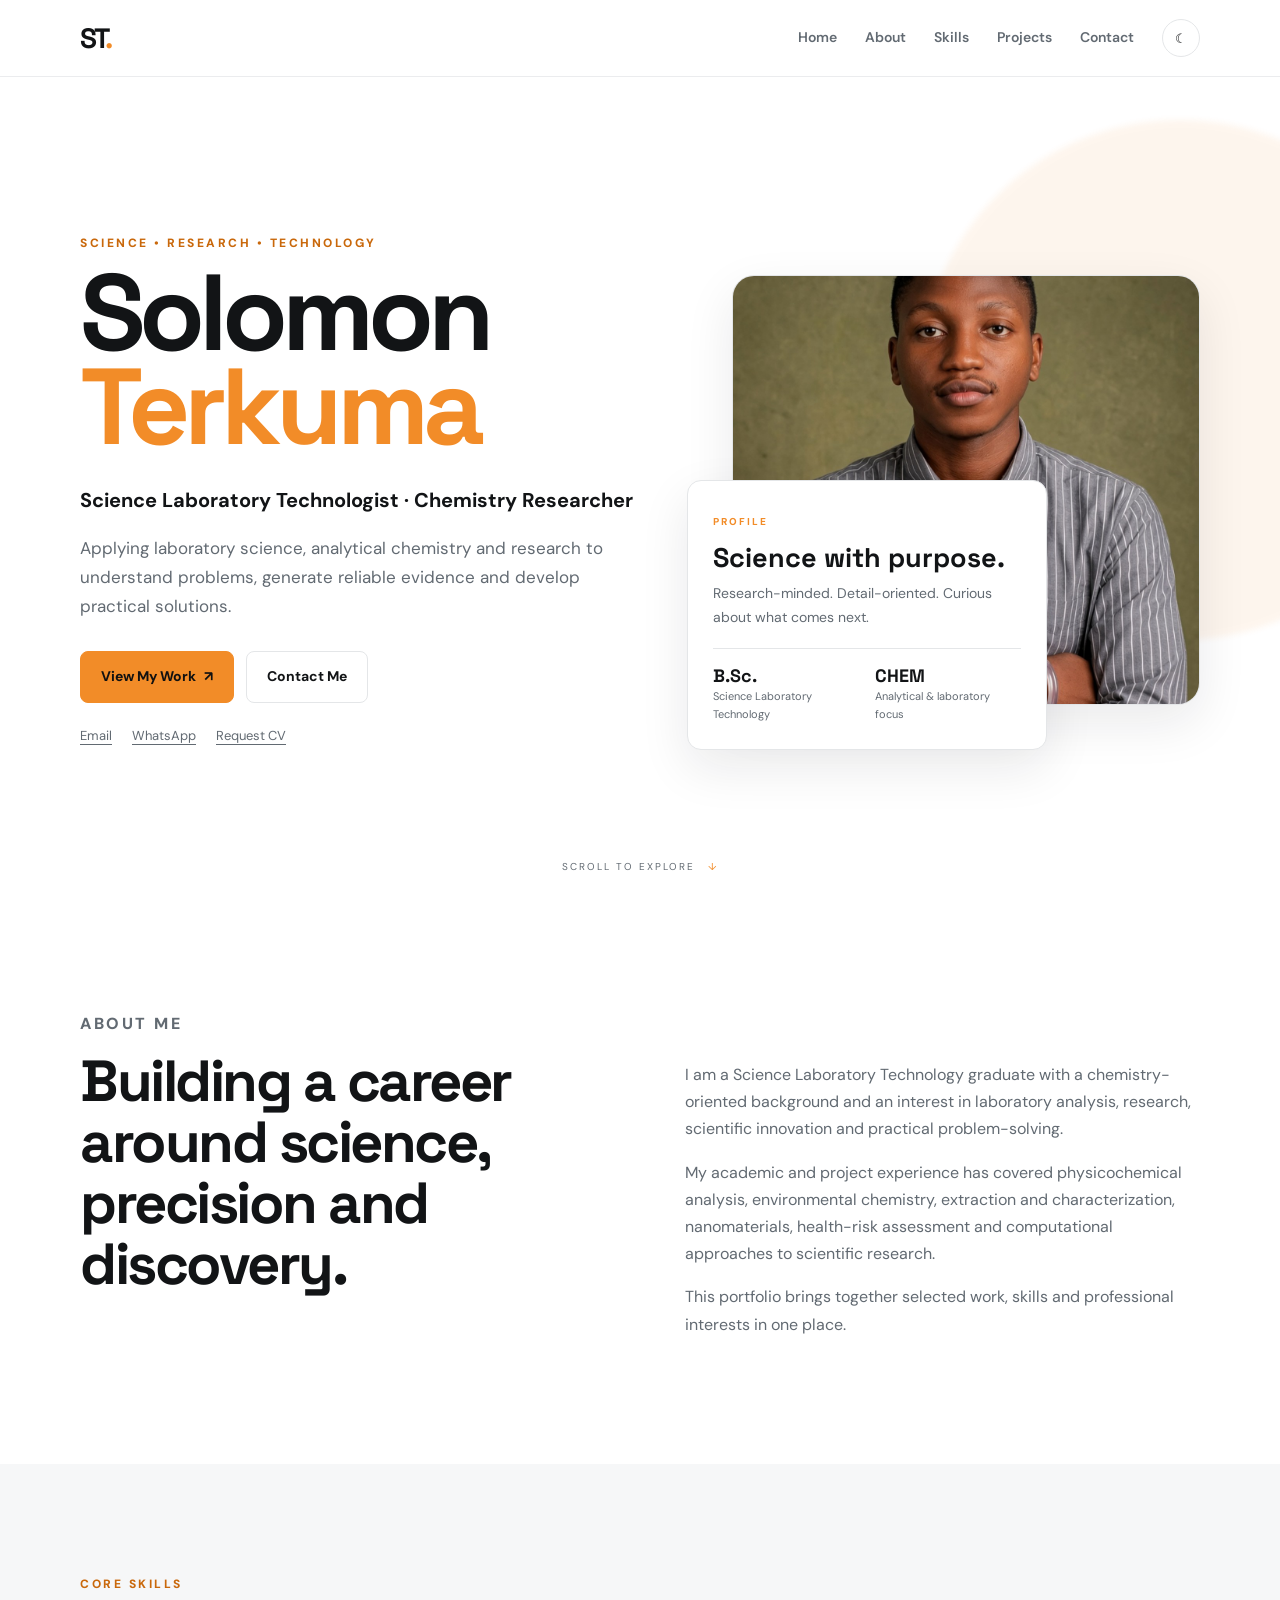
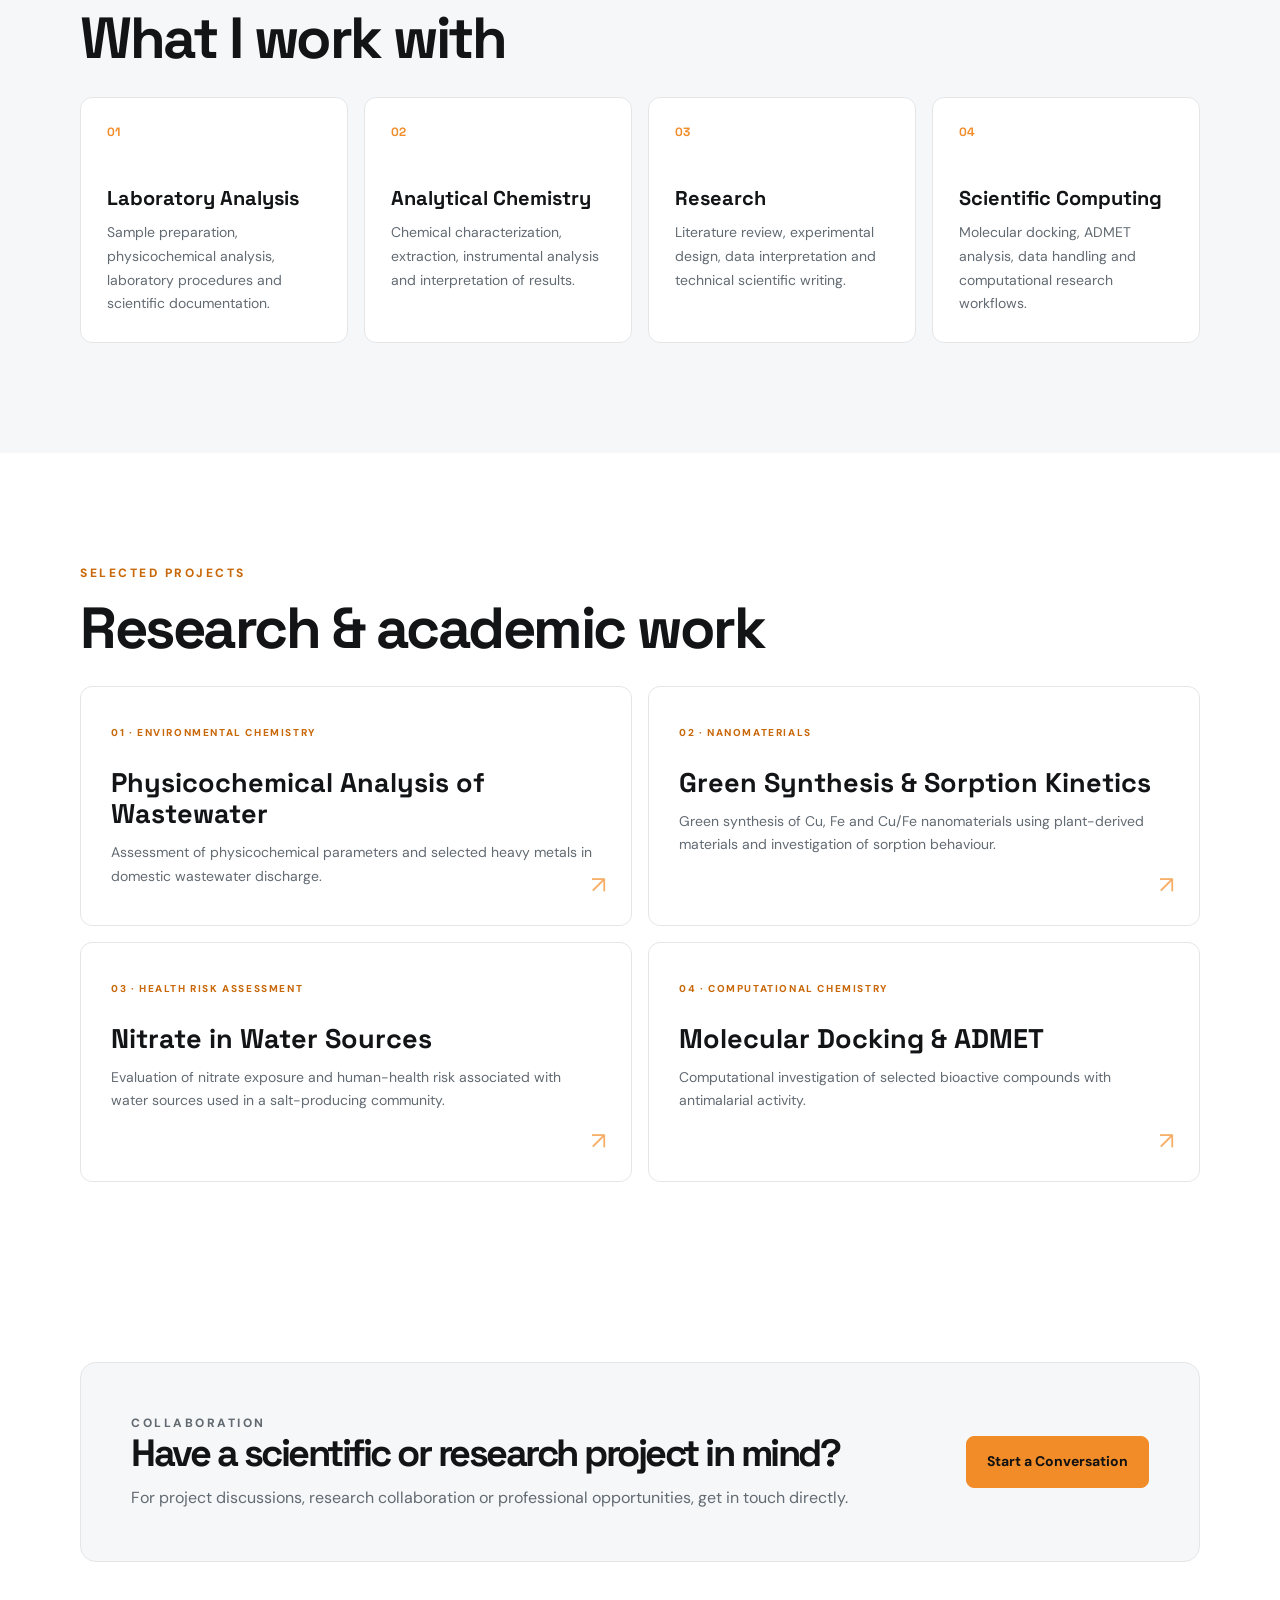
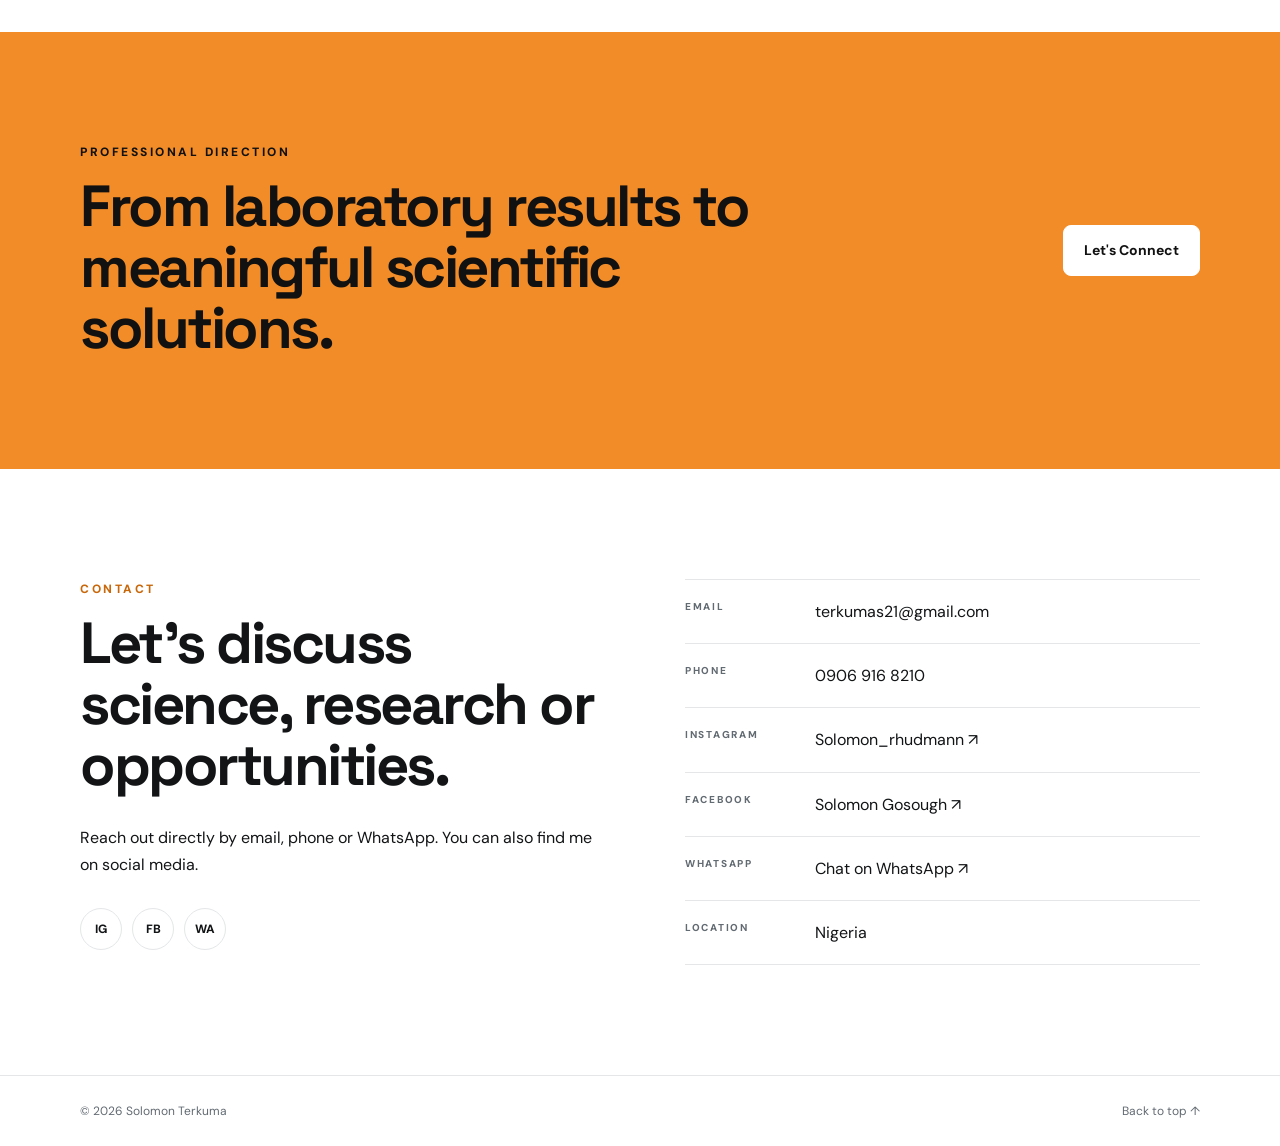
<file: index.html>
<!DOCTYPE html>
<html lang="en">
<head>
  <meta charset="UTF-8">
  <meta name="viewport" content="width=device-width, initial-scale=1.0">
  <meta name="description" content="Solomon Terkuma — Science Laboratory Technologist, chemistry researcher and science & technology enthusiast.">
  <meta name="theme-color" content="#f28c28">
  <meta property="og:title" content="Solomon Terkuma | Science & Research">
  <meta property="og:description" content="Science Laboratory Technologist · Chemistry Researcher">
  <meta property="og:type" content="website">
  <title>Solomon Terkuma | Science & Research</title>
  <link rel="preconnect" href="https://fonts.googleapis.com">
  <link rel="preconnect" href="https://fonts.gstatic.com" crossorigin>
  <link href="https://fonts.googleapis.com/css2?family=DM+Sans:wght@400;500;600;700&family=Space+Grotesk:wght@500;600;700&display=swap" rel="stylesheet">
  <link rel="stylesheet" href="style.css">
</head>
<body>
  <div class="scroll-progress" id="scrollProgress"></div>
  <header class="site-header" id="top">
    <nav class="nav container" aria-label="Primary navigation">
      <a class="logo" href="#home" aria-label="Solomon Terkuma home">ST<span>.</span></a>
      <button class="menu-toggle" aria-label="Open navigation" aria-expanded="false">☰</button>
      <div class="nav-links">
        <a href="#home">Home</a><a href="#about">About</a><a href="#skills">Skills</a><a href="#projects">Projects</a><a href="#contact">Contact</a>
        <button class="theme-toggle" id="themeToggle" aria-label="Toggle dark mode" title="Toggle dark mode">☾</button>
      </div>
    </nav>
  </header>

  <main>
    <section id="home" class="hero">
      <div class="container hero-grid">
        <div class="hero-copy reveal">
          <p class="eyebrow">SCIENCE • RESEARCH • TECHNOLOGY</p>
          <h1>Solomon<br><span>Terkuma</span></h1>
          <p class="hero-role">Science Laboratory Technologist · Chemistry Researcher</p>
          <p class="hero-text">Applying laboratory science, analytical chemistry and research to understand problems, generate reliable evidence and develop practical solutions.</p>
          <div class="hero-actions"><a class="btn primary" href="#projects">View My Work <span>↗</span></a><a class="btn secondary" href="#contact">Contact Me</a></div>
          <div class="quick-links"><a href="mailto:terkumas21@gmail.com">Email</a><a href="https://wa.me/2349069168210" target="_blank" rel="noopener">WhatsApp</a><a href="mailto:terkumas21@gmail.com?subject=CV%20Request">Request CV</a></div>
        </div>
        <div class="hero-card reveal delay-1">
          <div class="profile-photo-wrap"><img class="profile-photo" src="profile.jpg" alt="Solomon Terkuma professional portrait"></div>
          <div class="science-card"><span class="card-label">PROFILE</span><h2>Science with purpose.</h2><p>Research-minded. Detail-oriented. Curious about what comes next.</p><div class="mini-stats"><div><strong>B.Sc.</strong><small>Science Laboratory Technology</small></div><div><strong>CHEM</strong><small>Analytical & laboratory focus</small></div></div></div>
        </div>
      </div>
      <div class="hero-scroll">SCROLL TO EXPLORE <span>↓</span></div>
    </section>

    <section id="about" class="section">
      <div class="container two-col">
        <div class="reveal"><p class="eyebrow">ABOUT ME</p><h2>Building a career around science, precision and discovery.</h2></div>
        <div class="reveal delay-1"><p>I am a Science Laboratory Technology graduate with a chemistry-oriented background and an interest in laboratory analysis, research, scientific innovation and practical problem-solving.</p><p>My academic and project experience has covered physicochemical analysis, environmental chemistry, extraction and characterization, nanomaterials, health-risk assessment and computational approaches to scientific research.</p><p>This portfolio brings together selected work, skills and professional interests in one place.</p></div>
      </div>
    </section>

    <section id="skills" class="section muted">
      <div class="container"><p class="eyebrow reveal">CORE SKILLS</p><h2 class="reveal">What I work with</h2>
        <div class="cards">
          <article class="card reveal"><div class="icon">01</div><h3>Laboratory Analysis</h3><p>Sample preparation, physicochemical analysis, laboratory procedures and scientific documentation.</p></article>
          <article class="card reveal delay-1"><div class="icon">02</div><h3>Analytical Chemistry</h3><p>Chemical characterization, extraction, instrumental analysis and interpretation of results.</p></article>
          <article class="card reveal delay-2"><div class="icon">03</div><h3>Research</h3><p>Literature review, experimental design, data interpretation and technical scientific writing.</p></article>
          <article class="card reveal delay-3"><div class="icon">04</div><h3>Scientific Computing</h3><p>Molecular docking, ADMET analysis, data handling and computational research workflows.</p></article>
        </div>
      </div>
    </section>

    <section id="projects" class="section">
      <div class="container"><p class="eyebrow reveal">SELECTED PROJECTS</p><h2 class="reveal">Research & academic work</h2>
        <div class="projects">
          <article class="project reveal"><span>01 · ENVIRONMENTAL CHEMISTRY</span><h3>Physicochemical Analysis of Wastewater</h3><p>Assessment of physicochemical parameters and selected heavy metals in domestic wastewater discharge.</p></article>
          <article class="project reveal delay-1"><span>02 · NANOMATERIALS</span><h3>Green Synthesis & Sorption Kinetics</h3><p>Green synthesis of Cu, Fe and Cu/Fe nanomaterials using plant-derived materials and investigation of sorption behaviour.</p></article>
          <article class="project reveal delay-2"><span>03 · HEALTH RISK ASSESSMENT</span><h3>Nitrate in Water Sources</h3><p>Evaluation of nitrate exposure and human-health risk associated with water sources used in a salt-producing community.</p></article>
          <article class="project reveal delay-3"><span>04 · COMPUTATIONAL CHEMISTRY</span><h3>Molecular Docking & ADMET</h3><p>Computational investigation of selected bioactive compounds with antimalarial activity.</p></article>
        </div>
      </div>
    </section>

    <section class="section project-cta"><div class="container project-cta-inner reveal"><div><p class="eyebrow">COLLABORATION</p><h2>Have a scientific or research project in mind?</h2><p>For project discussions, research collaboration or professional opportunities, get in touch directly.</p></div><a class="btn primary" href="mailto:terkumas21@gmail.com?subject=Professional%20Inquiry">Start a Conversation</a></div></section>
    <section class="section highlight"><div class="container highlight-inner reveal"><div><p class="eyebrow">PROFESSIONAL DIRECTION</p><h2>From laboratory results to meaningful scientific solutions.</h2></div><a class="btn light" href="#contact">Let's Connect</a></div></section>

    <section id="contact" class="section"><div class="container contact-grid">
      <div class="reveal"><p class="eyebrow">CONTACT</p><h2>Let's discuss science, research or opportunities.</h2><p>Reach out directly by email, phone or WhatsApp. You can also find me on social media.</p><div class="socials"><a href="https://www.instagram.com/Solomon_rhudmann" target="_blank" rel="noopener" aria-label="Instagram">IG</a><a href="https://www.facebook.com/SolomonGosough" target="_blank" rel="noopener" aria-label="Facebook">FB</a><a href="https://wa.me/2349069168210" target="_blank" rel="noopener" aria-label="WhatsApp">WA</a></div></div>
      <div class="contact-box reveal delay-1"><div><small>EMAIL</small><p><a href="mailto:terkumas21@gmail.com">terkumas21@gmail.com</a></p></div><div><small>PHONE</small><p><a href="tel:+2349069168210">0906 916 8210</a></p></div><div><small>INSTAGRAM</small><p><a href="https://www.instagram.com/Solomon_rhudmann" target="_blank" rel="noopener">Solomon_rhudmann ↗</a></p></div><div><small>FACEBOOK</small><p><a href="https://www.facebook.com/SolomonGosough" target="_blank" rel="noopener">Solomon Gosough ↗</a></p></div><div><small>WHATSAPP</small><p><a href="https://wa.me/2349069168210" target="_blank" rel="noopener">Chat on WhatsApp ↗</a></p></div><div><small>LOCATION</small><p>Nigeria</p></div></div>
    </div></section>
  </main>
  <footer><div class="container footer-inner"><span>© <span id="year"></span> Solomon Terkuma</span><a href="#top">Back to top ↑</a></div></footer>
  <script src="script.js"></script>
</body>
</html>
</file>
<file: style.css>
:root{--bg:#fff;--surface:#f6f7f8;--text:#121416;--muted:#626a72;--line:#e4e6e8;--accent:#f28c28;--accent-dark:#c9680b;--card:#fff;--shadow:0 18px 50px rgba(20,25,30,.09)}
[data-theme="dark"]{--bg:#0d1013;--surface:#15191d;--text:#f5f7f8;--muted:#aeb6bd;--line:#292f34;--card:#13171b;--shadow:0 18px 50px rgba(0,0,0,.3)}
*{box-sizing:border-box}html{scroll-behavior:smooth}body{margin:0;background:var(--bg);color:var(--text);font-family:"DM Sans",sans-serif;line-height:1.7;transition:background .25s,color .25s}.scroll-progress{position:fixed;top:0;left:0;width:0;height:3px;background:var(--accent);z-index:1000}.container{width:min(1120px,calc(100% - 40px));margin:auto}.site-header{position:fixed;top:0;left:0;width:100%;z-index:100;background:color-mix(in srgb,var(--bg) 82%,transparent);backdrop-filter:blur(14px);border-bottom:1px solid color-mix(in srgb,var(--line) 75%,transparent)}.nav{height:76px;display:flex;align-items:center;justify-content:space-between}.logo{font:700 28px "Space Grotesk";color:var(--text);text-decoration:none;letter-spacing:-2px}.logo span{color:var(--accent)}.nav-links{display:flex;align-items:center;gap:28px}.nav-links a{color:var(--muted);text-decoration:none;font-size:14px;font-weight:600}.nav-links a:hover{color:var(--accent)}.theme-toggle,.menu-toggle{border:1px solid var(--line);background:var(--card);color:var(--text);border-radius:50%;width:38px;height:38px;cursor:pointer}.menu-toggle{display:none;border-radius:10px;font-size:20px}.hero{min-height:100vh;padding:150px 0 70px;display:flex;align-items:center;position:relative;overflow:hidden}.hero:before{content:"";position:absolute;width:520px;height:520px;border-radius:50%;background:var(--accent);opacity:.08;right:-160px;top:120px;filter:blur(3px)}.hero-grid{display:grid;grid-template-columns:1.1fr .9fr;gap:80px;align-items:center}.eyebrow{color:var(--accent-dark);font-size:12px;font-weight:800;letter-spacing:2.5px;margin:0 0 14px}.hero h1{font:700 clamp(58px,9vw,108px)/.87 "Space Grotesk";letter-spacing:-6px;margin:0 0 28px}.hero h1 span{color:var(--accent)}.hero-role{font-size:20px;font-weight:700;margin:0 0 16px}.hero-text{max-width:650px;color:var(--muted);font-size:17px}.hero-actions{display:flex;gap:12px;flex-wrap:wrap;margin:30px 0 22px}.btn{display:inline-flex;align-items:center;justify-content:center;gap:8px;padding:13px 20px;border-radius:8px;text-decoration:none;font-weight:700;font-size:14px;border:1px solid var(--line);transition:transform .2s,box-shadow .2s,background .2s}.btn:hover{transform:translateY(-2px);box-shadow:var(--shadow)}.btn.primary{background:var(--accent);border-color:var(--accent);color:#111}.btn.secondary{background:var(--card);color:var(--text)}.btn.light{background:#fff;color:#111;border-color:#fff}.quick-links{display:flex;gap:20px}.quick-links a{color:var(--muted);font-size:13px;text-underline-offset:4px}.quick-links a:hover{color:var(--accent)}.hero-card{position:relative}.profile-photo-wrap{height:430px;border-radius:22px;overflow:hidden;background:var(--surface);box-shadow:var(--shadow);border:1px solid var(--line)}.profile-photo{width:100%;height:100%;object-fit:cover;display:block}.science-card{position:absolute;left:-45px;bottom:-45px;width:min(360px,80%);padding:25px;background:var(--card);border:1px solid var(--line);box-shadow:var(--shadow);border-radius:14px}.card-label{font-size:10px;font-weight:800;letter-spacing:2px;color:var(--accent)}.science-card h2{font:700 27px "Space Grotesk";margin:7px 0}.science-card p{margin:0;color:var(--muted);font-size:14px}.mini-stats{display:grid;grid-template-columns:1fr 1fr;gap:15px;border-top:1px solid var(--line);margin-top:18px;padding-top:15px}.mini-stats strong{display:block;font:700 18px "Space Grotesk"}.mini-stats small{display:block;color:var(--muted);font-size:11px}.hero-scroll{position:absolute;bottom:25px;left:50%;transform:translateX(-50%);font-size:10px;letter-spacing:2px;color:var(--muted)}.hero-scroll span{margin-left:8px;color:var(--accent)}.section{padding:110px 0}.section h2{font:700 clamp(35px,5vw,58px)/1.05 "Space Grotesk";letter-spacing:-2.5px;margin:0 0 28px;max-width:760px}.two-col{display:grid;grid-template-columns:1fr 1fr;gap:90px}.two-col>div:last-child{padding-top:35px}.two-col p{color:var(--muted);font-size:16px}.muted{background:var(--surface)}.cards{display:grid;grid-template-columns:repeat(4,1fr);gap:16px}.card{background:var(--card);border:1px solid var(--line);border-radius:12px;padding:26px;min-height:245px;transition:transform .2s,box-shadow .2s}.card:hover{transform:translateY(-6px);box-shadow:var(--shadow)}.icon{font:700 12px "Space Grotesk";color:var(--accent);margin-bottom:45px}.card h3{font:700 20px "Space Grotesk";margin:0 0 10px}.card p,.project p{color:var(--muted);font-size:14px;margin:0}.projects{display:grid;grid-template-columns:1fr 1fr;gap:16px}.project{padding:30px;border:1px solid var(--line);border-radius:12px;background:var(--card);min-height:240px;position:relative;overflow:hidden}.project:after{content:"↗";position:absolute;right:25px;bottom:20px;font-size:24px;color:var(--accent);opacity:.7}.project span{font-size:10px;font-weight:800;letter-spacing:1.6px;color:var(--accent-dark)}.project h3{font:700 27px/1.15 "Space Grotesk";margin:22px 0 12px;max-width:520px}.project-cta{padding-top:70px;padding-bottom:70px}.project-cta-inner{background:var(--surface);border:1px solid var(--line);border-radius:16px;padding:50px;display:flex;align-items:center;justify-content:space-between;gap:30px}.project-cta h2{font-size:38px;margin-bottom:10px}.project-cta p{color:var(--muted);margin:0}.highlight{background:var(--accent);color:#111}.highlight .eyebrow{color:#111}.highlight-inner{display:flex;justify-content:space-between;align-items:center;gap:30px}.highlight h2{margin:0;max-width:800px}.contact-grid{display:grid;grid-template-columns:1fr 1fr;gap:90px}.socials{display:flex;gap:10px;margin-top:30px}.socials a{width:42px;height:42px;border:1px solid var(--line);border-radius:50%;display:grid;place-items:center;text-decoration:none;color:var(--text);font-size:12px;font-weight:800}.socials a:hover{background:var(--accent);border-color:var(--accent);color:#111}.contact-box{border-top:1px solid var(--line)}.contact-box>div{display:grid;grid-template-columns:130px 1fr;padding:18px 0;border-bottom:1px solid var(--line)}.contact-box small{font-size:10px;letter-spacing:1.7px;color:var(--muted);font-weight:800}.contact-box p{margin:0}.contact-box a{color:var(--text);text-decoration:none}.contact-box a:hover{color:var(--accent)}footer{border-top:1px solid var(--line);padding:25px 0;color:var(--muted);font-size:12px}.footer-inner{display:flex;justify-content:space-between}.footer-inner a{color:var(--muted);text-decoration:none}.reveal{opacity:0;transform:translateY(20px);transition:opacity .7s ease,transform .7s ease}.reveal.visible{opacity:1;transform:none}.delay-1{transition-delay:.08s}.delay-2{transition-delay:.16s}.delay-3{transition-delay:.24s}
@media(max-width:900px){.hero-grid,.two-col,.contact-grid{grid-template-columns:1fr;gap:45px}.hero{padding-top:125px}.hero-card{max-width:620px}.cards{grid-template-columns:1fr 1fr}.two-col>div:last-child{padding-top:0}.project-cta-inner,.highlight-inner{align-items:flex-start;flex-direction:column}.science-card{left:20px}.nav-links{gap:18px}}
@media(max-width:680px){.container{width:min(100% - 28px,1120px)}.nav{height:68px}.menu-toggle{display:block}.nav-links{position:absolute;top:68px;left:14px;right:14px;padding:16px;background:var(--card);border:1px solid var(--line);border-radius:12px;box-shadow:var(--shadow);display:none;flex-direction:column;align-items:stretch}.nav-links.open{display:flex}.nav-links a{padding:9px 5px}.theme-toggle{align-self:flex-start}.hero h1{letter-spacing:-4px}.hero-role{font-size:17px}.hero-text{font-size:15px}.profile-photo-wrap{height:360px}.science-card{position:relative;left:0;bottom:auto;width:100%;margin-top:-40px}.hero-scroll{display:none}.section{padding:80px 0}.section h2{font-size:38px}.cards,.projects{grid-template-columns:1fr}.card{min-height:auto}.project{min-height:210px}.project-cta-inner{padding:30px}.project-cta h2{font-size:30px}.contact-box>div{grid-template-columns:105px 1fr}.footer-inner{flex-direction:column;gap:8px}}
</file>
